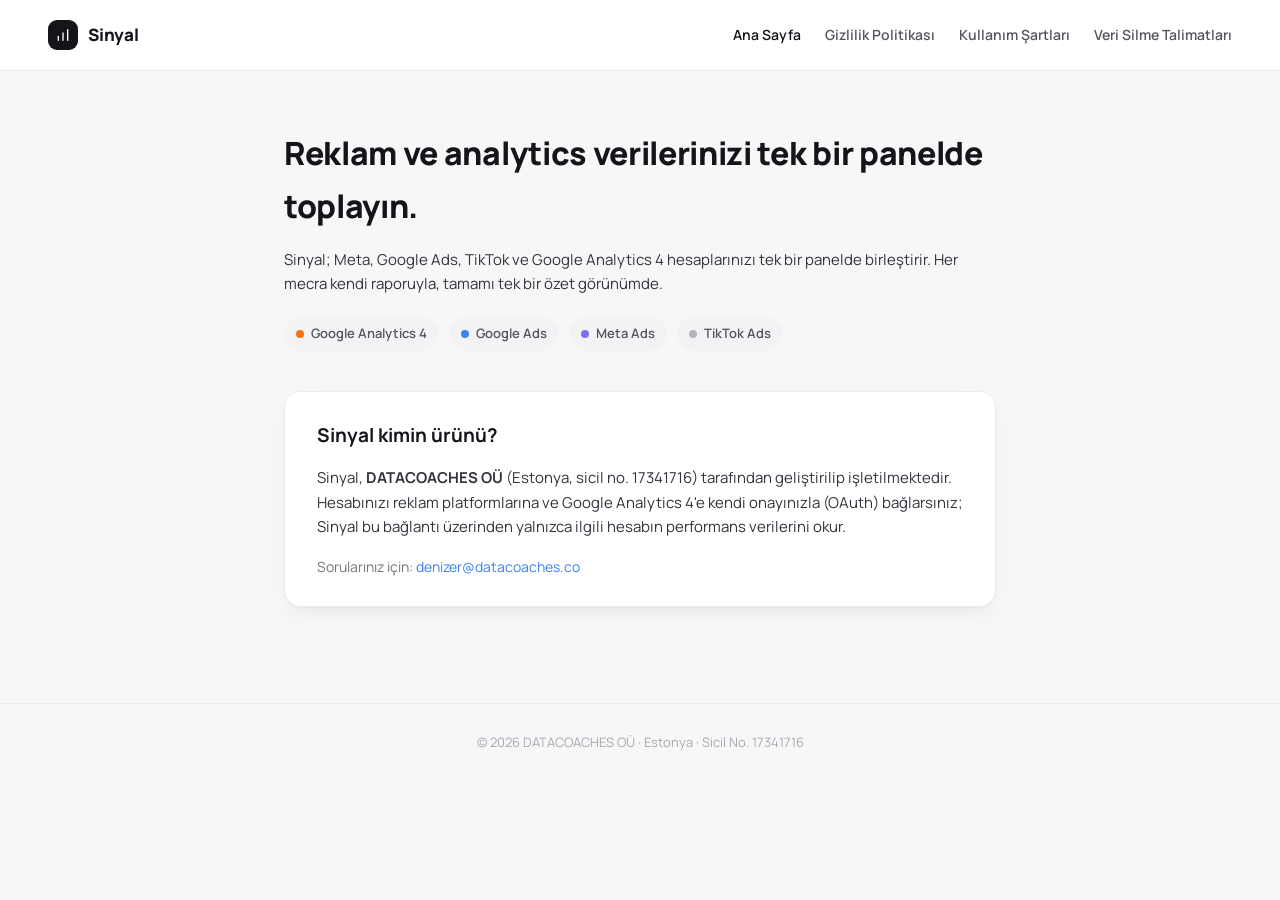
<file: index.html>
<!doctype html>
<html lang="tr">
<head>
<meta charset="utf-8">
<meta name="viewport" content="width=device-width, initial-scale=1">
<title>Sinyal — Reklam ve Analytics Verilerinizi Tek Panelde Toplayın</title>
<link href="https://fonts.googleapis.com/css2?family=Manrope:wght@400;500;600;700;800&display=swap" rel="stylesheet">
<link rel="stylesheet" href="style.css">
<!-- Google tag (gtag.js) -->
<script async src="https://www.googletagmanager.com/gtag/js?id=G-8GERM9K6C6"></script>
<script>
  window.dataLayer = window.dataLayer || [];
  function gtag(){dataLayer.push(arguments);}
  gtag('js', new Date());
  gtag('config', 'G-8GERM9K6C6');
</script>

</head>
<body>
<div class="topbar">
  <div class="brand">
    <span class="mark"><svg width="16" height="16" viewBox="0 0 24 24" fill="none" stroke="#fff" stroke-width="2" stroke-linecap="round" stroke-linejoin="round"><line x1="5" y1="20" x2="5" y2="14"/><line x1="12" y1="20" x2="12" y2="9"/><line x1="19" y1="20" x2="19" y2="4"/></svg></span>
    Sinyal
  </div>
  <div class="nav">
    <a href="index.html" class="active">Ana Sayfa</a>
    <a href="privacy.html">Gizlilik Politikası</a>
    <a href="terms.html">Kullanım Şartları</a>
    <a href="data-deletion.html">Veri Silme Talimatları</a>
  </div>
</div>

<div class="wrap">
  <div class="hero">
    <h1>Reklam ve analytics verilerinizi tek bir panelde toplayın.</h1>
    <p>Sinyal; Meta, Google Ads, TikTok ve Google Analytics 4 hesaplarınızı tek bir panelde birleştirir. Her mecra kendi raporuyla, tamamı tek bir özet görünümde.</p>
    <div class="channels">
      <span class="chip"><span class="dot" style="background:#F97316"></span>Google Analytics 4</span>
      <span class="chip"><span class="dot" style="background:#3B82F6"></span>Google Ads</span>
      <span class="chip"><span class="dot" style="background:#7C6FF0"></span>Meta Ads</span>
      <span class="chip"><span class="dot" style="background:#B4B4BD"></span>TikTok Ads</span>
    </div>
  </div>

  <div class="card">
    <h2>Sinyal kimin ürünü?</h2>
    <p>Sinyal, <strong>DATACOACHES OÜ</strong> (Estonya, sicil no. 17341716) tarafından geliştirilip işletilmektedir. Hesabınızı reklam platformlarına ve Google Analytics 4'e kendi onayınızla (OAuth) bağlarsınız; Sinyal bu bağlantı üzerinden yalnızca ilgili hesabın performans verilerini okur.</p>
    <p class="muted" style="margin-bottom:0;">Sorularınız için: <a href="mailto:denizer@datacoaches.co">denizer@datacoaches.co</a></p>
  </div>
</div>

<footer>
  © 2026 DATACOACHES OÜ · Estonya · Sicil No. 17341716
</footer>
</body>
</html>
</file>
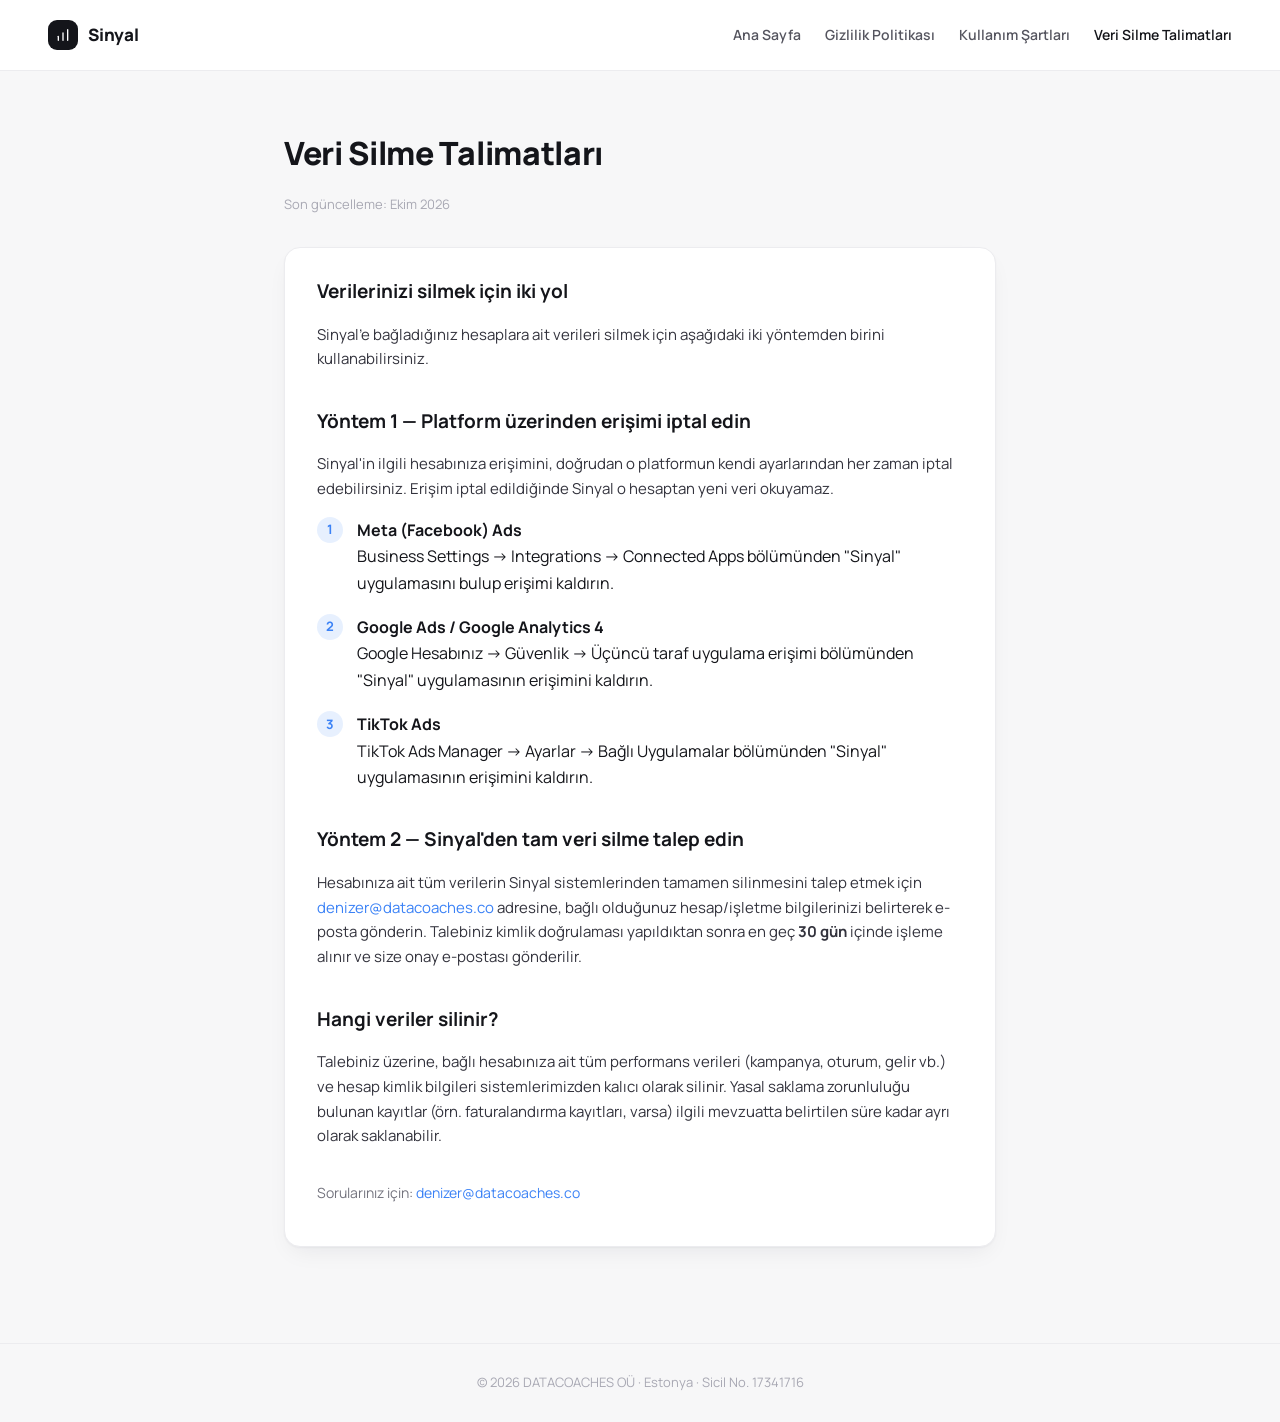
<file: data-deletion.html>
<!doctype html>
<html lang="tr">
<head>
<meta charset="utf-8">
<meta name="viewport" content="width=device-width, initial-scale=1">
<title>Veri Silme Talimatları — Sinyal</title>
<link href="https://fonts.googleapis.com/css2?family=Manrope:wght@400;500;600;700;800&display=swap" rel="stylesheet">
<link rel="stylesheet" href="style.css">
<!-- Google tag (gtag.js) -->
<script async src="https://www.googletagmanager.com/gtag/js?id=G-8GERM9K6C6"></script>
<script>
  window.dataLayer = window.dataLayer || [];
  function gtag(){dataLayer.push(arguments);}
  gtag('js', new Date());
  gtag('config', 'G-8GERM9K6C6');
</script>

</head>
<body>
<div class="topbar">
  <div class="brand">
    <span class="mark"><svg width="16" height="16" viewBox="0 0 24 24" fill="none" stroke="#fff" stroke-width="2" stroke-linecap="round" stroke-linejoin="round"><line x1="5" y1="20" x2="5" y2="14"/><line x1="12" y1="20" x2="12" y2="9"/><line x1="19" y1="20" x2="19" y2="4"/></svg></span>
    Sinyal
  </div>
  <div class="nav">
    <a href="index.html">Ana Sayfa</a>
    <a href="privacy.html">Gizlilik Politikası</a>
    <a href="terms.html">Kullanım Şartları</a>
    <a href="data-deletion.html" class="active">Veri Silme Talimatları</a>
  </div>
</div>

<div class="wrap">
  <h1>Veri Silme Talimatları</h1>
  <div class="updated">Son güncelleme: Ekim 2026</div>

  <div class="card">
    <h2>Verilerinizi silmek için iki yol</h2>
    <p>Sinyal'e bağladığınız hesaplara ait verileri silmek için aşağıdaki iki yöntemden birini kullanabilirsiniz.</p>

    <h2>Yöntem 1 — Platform üzerinden erişimi iptal edin</h2>
    <p>Sinyal'in ilgili hesabınıza erişimini, doğrudan o platformun kendi ayarlarından her zaman iptal edebilirsiniz. Erişim iptal edildiğinde Sinyal o hesaptan yeni veri okuyamaz.</p>

    <div class="step"><div class="num">1</div><div><strong>Meta (Facebook) Ads</strong><br/>Business Settings → Integrations → Connected Apps bölümünden "Sinyal" uygulamasını bulup erişimi kaldırın.</div></div>
    <div class="step"><div class="num">2</div><div><strong>Google Ads / Google Analytics 4</strong><br/>Google Hesabınız → Güvenlik → Üçüncü taraf uygulama erişimi bölümünden "Sinyal" uygulamasının erişimini kaldırın.</div></div>
    <div class="step"><div class="num">3</div><div><strong>TikTok Ads</strong><br/>TikTok Ads Manager → Ayarlar → Bağlı Uygulamalar bölümünden "Sinyal" uygulamasının erişimini kaldırın.</div></div>

    <h2>Yöntem 2 — Sinyal'den tam veri silme talep edin</h2>
    <p>Hesabınıza ait tüm verilerin Sinyal sistemlerinden tamamen silinmesini talep etmek için <a href="mailto:denizer@datacoaches.co">denizer@datacoaches.co</a> adresine, bağlı olduğunuz hesap/işletme bilgilerinizi belirterek e-posta gönderin. Talebiniz kimlik doğrulaması yapıldıktan sonra en geç <strong>30 gün</strong> içinde işleme alınır ve size onay e-postası gönderilir.</p>

    <h2>Hangi veriler silinir?</h2>
    <p>Talebiniz üzerine, bağlı hesabınıza ait tüm performans verileri (kampanya, oturum, gelir vb.) ve hesap kimlik bilgileri sistemlerimizden kalıcı olarak silinir. Yasal saklama zorunluluğu bulunan kayıtlar (örn. faturalandırma kayıtları, varsa) ilgili mevzuatta belirtilen süre kadar ayrı olarak saklanabilir.</p>

    <p class="muted" style="margin-top:32px;">Sorularınız için: <a href="mailto:denizer@datacoaches.co">denizer@datacoaches.co</a></p>
  </div>
</div>

<footer>
  © 2026 DATACOACHES OÜ · Estonya · Sicil No. 17341716
</footer>
</body>
</html>
</file>
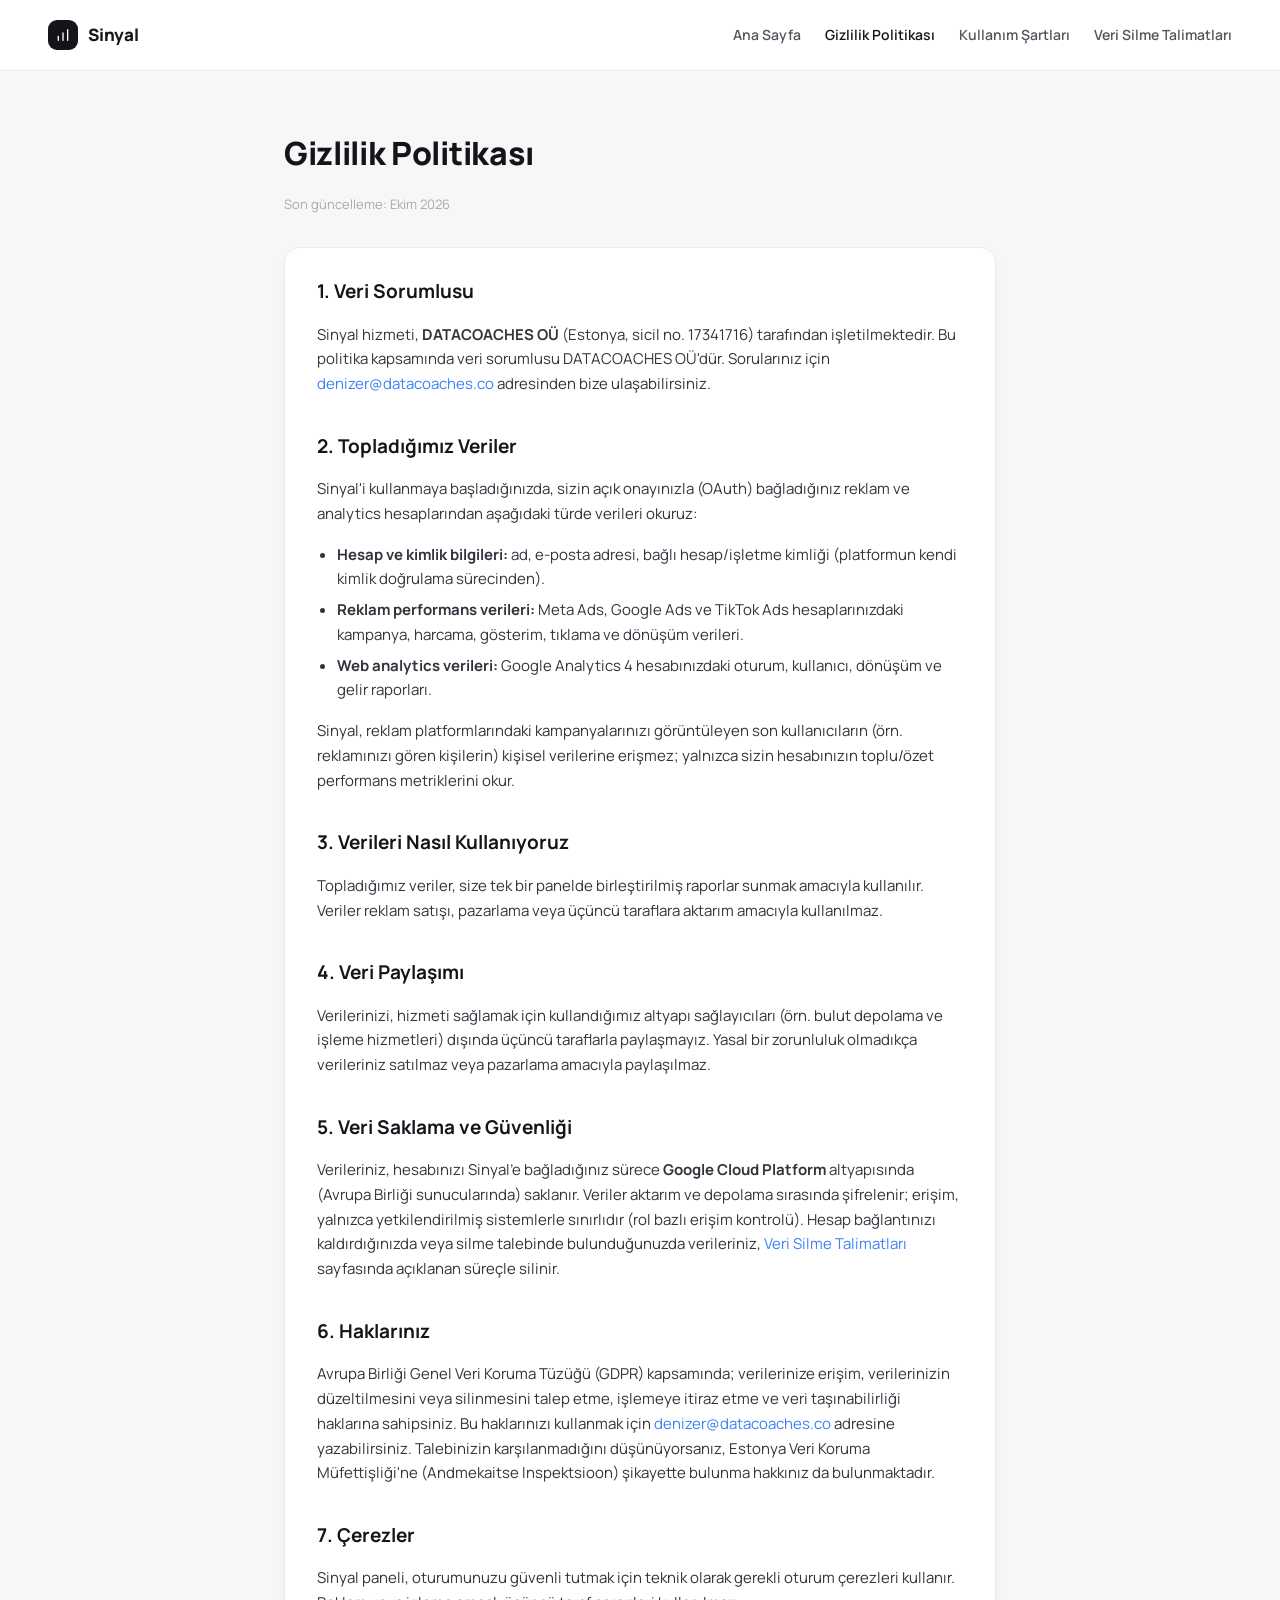
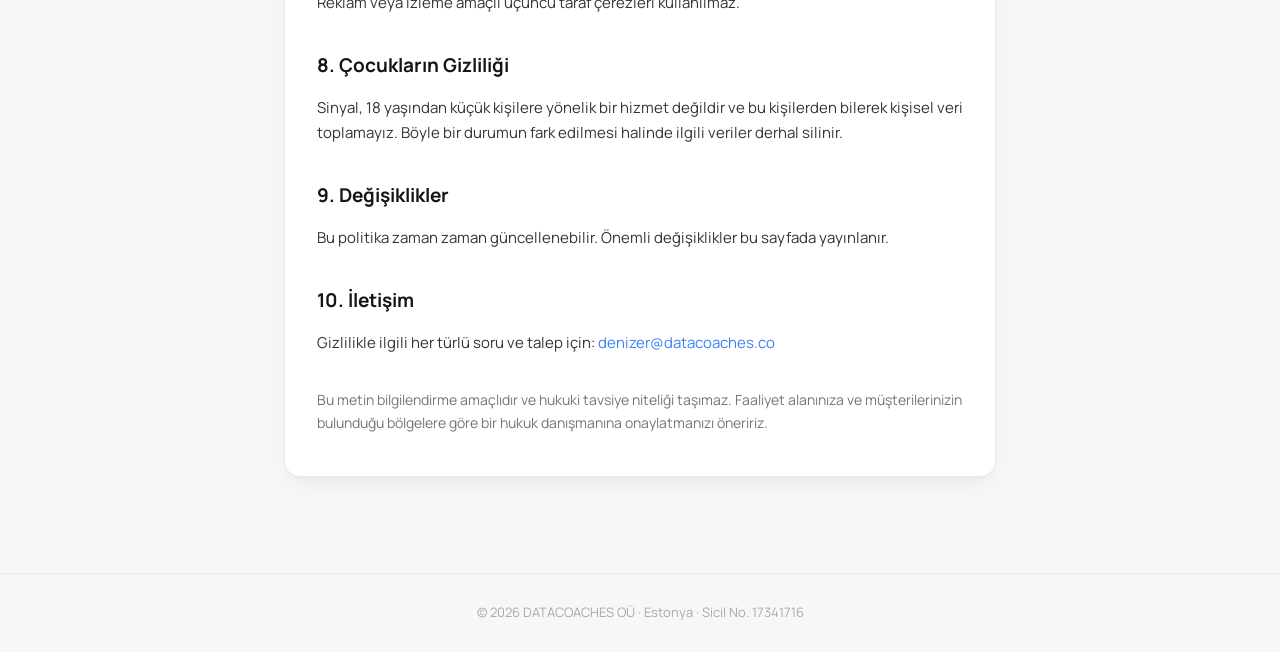
<file: privacy.html>
<!doctype html>
<html lang="tr">
<head>
<meta charset="utf-8">
<meta name="viewport" content="width=device-width, initial-scale=1">
<title>Gizlilik Politikası — Sinyal</title>
<link href="https://fonts.googleapis.com/css2?family=Manrope:wght@400;500;600;700;800&display=swap" rel="stylesheet">
<link rel="stylesheet" href="style.css">
<!-- Google tag (gtag.js) -->
<script async src="https://www.googletagmanager.com/gtag/js?id=G-8GERM9K6C6"></script>
<script>
  window.dataLayer = window.dataLayer || [];
  function gtag(){dataLayer.push(arguments);}
  gtag('js', new Date());
  gtag('config', 'G-8GERM9K6C6');
</script>

</head>
<body>
<div class="topbar">
  <div class="brand">
    <span class="mark"><svg width="16" height="16" viewBox="0 0 24 24" fill="none" stroke="#fff" stroke-width="2" stroke-linecap="round" stroke-linejoin="round"><line x1="5" y1="20" x2="5" y2="14"/><line x1="12" y1="20" x2="12" y2="9"/><line x1="19" y1="20" x2="19" y2="4"/></svg></span>
    Sinyal
  </div>
  <div class="nav">
    <a href="index.html">Ana Sayfa</a>
    <a href="privacy.html" class="active">Gizlilik Politikası</a>
    <a href="terms.html">Kullanım Şartları</a>
    <a href="data-deletion.html">Veri Silme Talimatları</a>
  </div>
</div>

<div class="wrap">
  <h1>Gizlilik Politikası</h1>
  <div class="updated">Son güncelleme: Ekim 2026</div>

  <div class="card">

    <h2>1. Veri Sorumlusu</h2>
    <p>Sinyal hizmeti, <strong>DATACOACHES OÜ</strong> (Estonya, sicil no. 17341716) tarafından işletilmektedir. Bu politika kapsamında veri sorumlusu DATACOACHES OÜ'dür. Sorularınız için <a href="mailto:denizer@datacoaches.co">denizer@datacoaches.co</a> adresinden bize ulaşabilirsiniz.</p>

    <h2>2. Topladığımız Veriler</h2>
    <p>Sinyal'i kullanmaya başladığınızda, sizin açık onayınızla (OAuth) bağladığınız reklam ve analytics hesaplarından aşağıdaki türde verileri okuruz:</p>
    <ul>
      <li><strong>Hesap ve kimlik bilgileri:</strong> ad, e-posta adresi, bağlı hesap/işletme kimliği (platformun kendi kimlik doğrulama sürecinden).</li>
      <li><strong>Reklam performans verileri:</strong> Meta Ads, Google Ads ve TikTok Ads hesaplarınızdaki kampanya, harcama, gösterim, tıklama ve dönüşüm verileri.</li>
      <li><strong>Web analytics verileri:</strong> Google Analytics 4 hesabınızdaki oturum, kullanıcı, dönüşüm ve gelir raporları.</li>
    </ul>
    <p>Sinyal, reklam platformlarındaki kampanyalarınızı görüntüleyen son kullanıcıların (örn. reklamınızı gören kişilerin) kişisel verilerine erişmez; yalnızca sizin hesabınızın toplu/özet performans metriklerini okur.</p>

    <h2>3. Verileri Nasıl Kullanıyoruz</h2>
    <p>Topladığımız veriler, size tek bir panelde birleştirilmiş raporlar sunmak amacıyla kullanılır. Veriler reklam satışı, pazarlama veya üçüncü taraflara aktarım amacıyla kullanılmaz.</p>

    <h2>4. Veri Paylaşımı</h2>
    <p>Verilerinizi, hizmeti sağlamak için kullandığımız altyapı sağlayıcıları (örn. bulut depolama ve işleme hizmetleri) dışında üçüncü taraflarla paylaşmayız. Yasal bir zorunluluk olmadıkça verileriniz satılmaz veya pazarlama amacıyla paylaşılmaz.</p>

    <h2>5. Veri Saklama ve Güvenliği</h2>
    <p>Verileriniz, hesabınızı Sinyal'e bağladığınız sürece <strong>Google Cloud Platform</strong> altyapısında (Avrupa Birliği sunucularında) saklanır. Veriler aktarım ve depolama sırasında şifrelenir; erişim, yalnızca yetkilendirilmiş sistemlerle sınırlıdır (rol bazlı erişim kontrolü). Hesap bağlantınızı kaldırdığınızda veya silme talebinde bulunduğunuzda verileriniz, <a href="data-deletion.html">Veri Silme Talimatları</a> sayfasında açıklanan süreçle silinir.</p>

    <h2>6. Haklarınız</h2>
    <p>Avrupa Birliği Genel Veri Koruma Tüzüğü (GDPR) kapsamında; verilerinize erişim, verilerinizin düzeltilmesini veya silinmesini talep etme, işlemeye itiraz etme ve veri taşınabilirliği haklarına sahipsiniz. Bu haklarınızı kullanmak için <a href="mailto:denizer@datacoaches.co">denizer@datacoaches.co</a> adresine yazabilirsiniz. Talebinizin karşılanmadığını düşünüyorsanız, Estonya Veri Koruma Müfettişliği'ne (Andmekaitse Inspektsioon) şikayette bulunma hakkınız da bulunmaktadır.</p>

    <h2>7. Çerezler</h2>
    <p>Sinyal paneli, oturumunuzu güvenli tutmak için teknik olarak gerekli oturum çerezleri kullanır. Reklam veya izleme amaçlı üçüncü taraf çerezleri kullanılmaz.</p>

    <h2>8. Çocukların Gizliliği</h2>
    <p>Sinyal, 18 yaşından küçük kişilere yönelik bir hizmet değildir ve bu kişilerden bilerek kişisel veri toplamayız. Böyle bir durumun fark edilmesi halinde ilgili veriler derhal silinir.</p>

    <h2>9. Değişiklikler</h2>
    <p>Bu politika zaman zaman güncellenebilir. Önemli değişiklikler bu sayfada yayınlanır.</p>

    <h2>10. İletişim</h2>
    <p>Gizlilikle ilgili her türlü soru ve talep için: <a href="mailto:denizer@datacoaches.co">denizer@datacoaches.co</a></p>

    <p class="muted" style="margin-top:32px;">Bu metin bilgilendirme amaçlıdır ve hukuki tavsiye niteliği taşımaz. Faaliyet alanınıza ve müşterilerinizin bulunduğu bölgelere göre bir hukuk danışmanına onaylatmanızı öneririz.</p>

  </div>
</div>

<footer>
  © 2026 DATACOACHES OÜ · Estonya · Sicil No. 17341716
</footer>
</body>
</html>
</file>
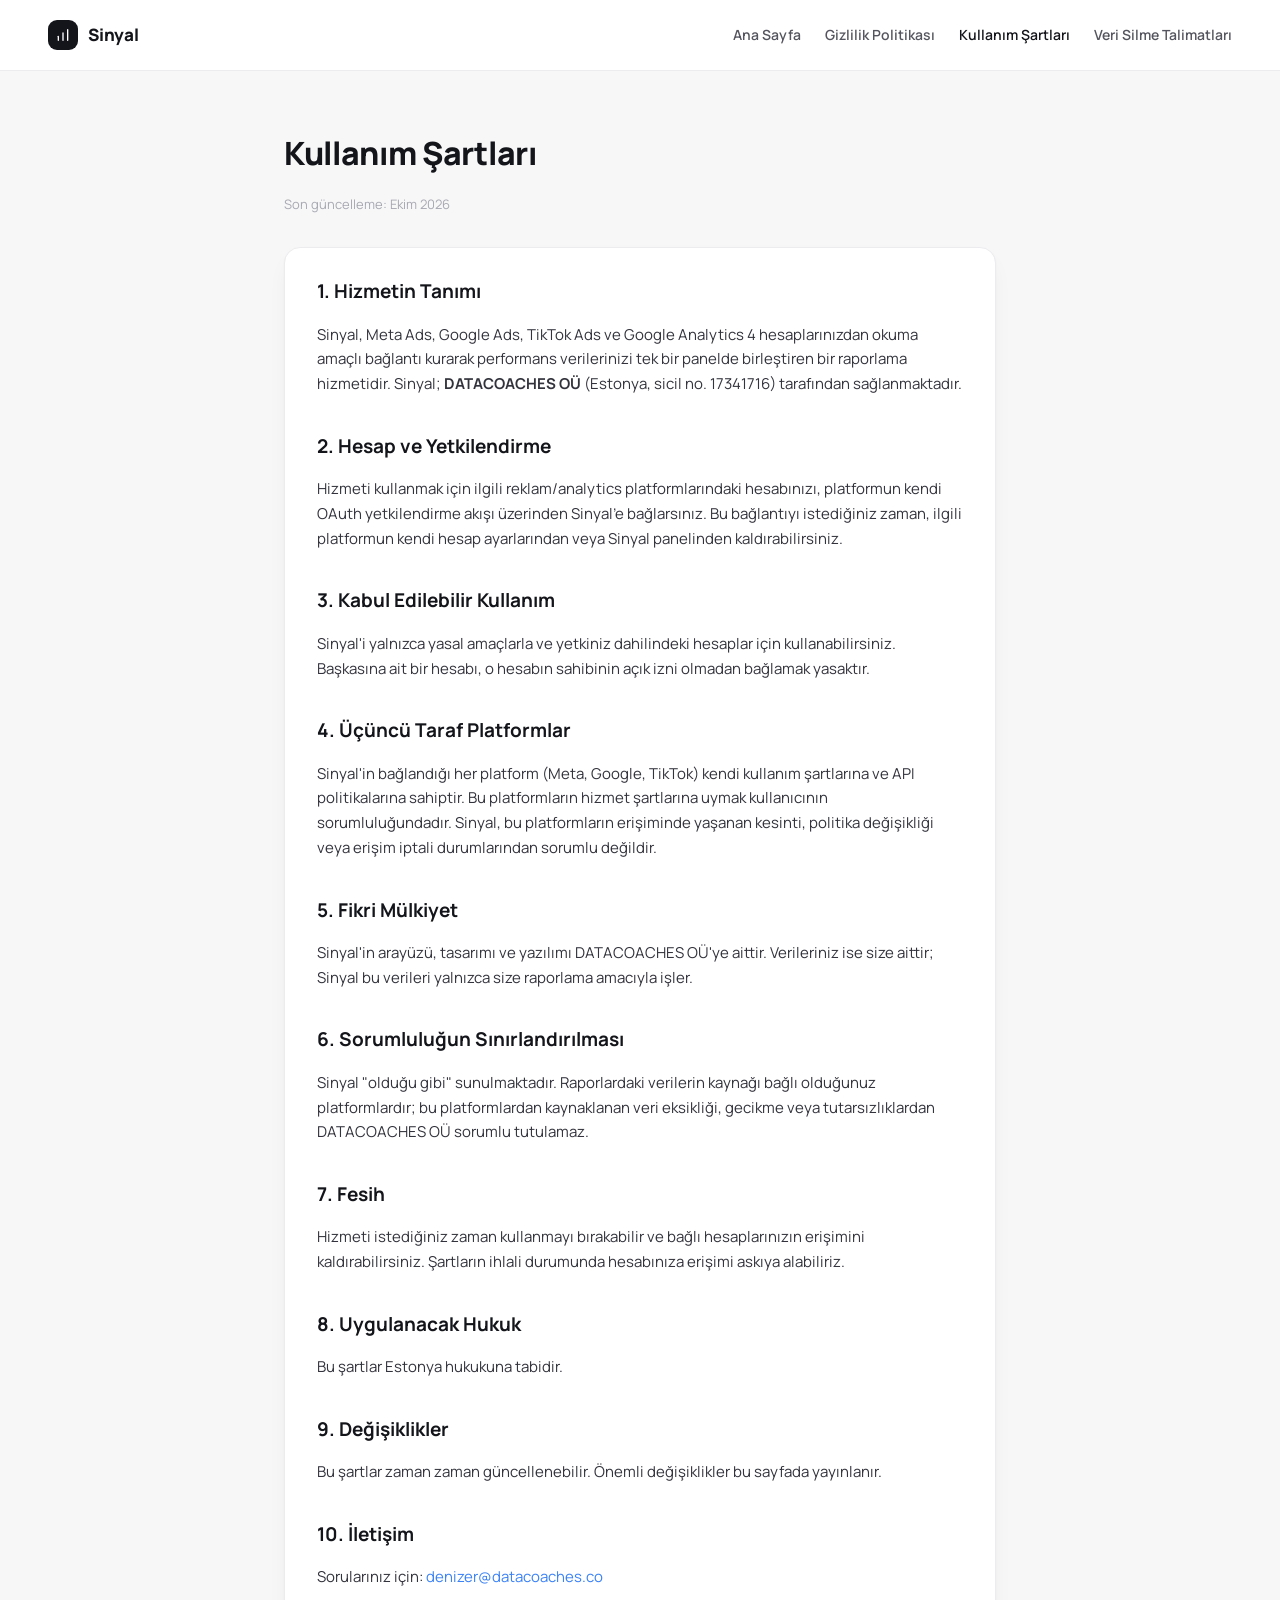
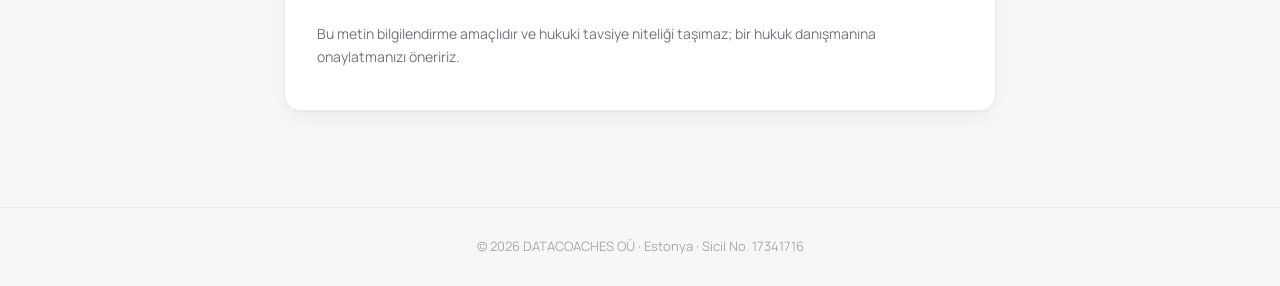
<file: terms.html>
<!doctype html>
<html lang="tr">
<head>
<meta charset="utf-8">
<meta name="viewport" content="width=device-width, initial-scale=1">
<title>Kullanım Şartları — Sinyal</title>
<link href="https://fonts.googleapis.com/css2?family=Manrope:wght@400;500;600;700;800&display=swap" rel="stylesheet">
<link rel="stylesheet" href="style.css">
<!-- Google tag (gtag.js) -->
<script async src="https://www.googletagmanager.com/gtag/js?id=G-8GERM9K6C6"></script>
<script>
  window.dataLayer = window.dataLayer || [];
  function gtag(){dataLayer.push(arguments);}
  gtag('js', new Date());
  gtag('config', 'G-8GERM9K6C6');
</script>

</head>
<body>
<div class="topbar">
  <div class="brand">
    <span class="mark"><svg width="16" height="16" viewBox="0 0 24 24" fill="none" stroke="#fff" stroke-width="2" stroke-linecap="round" stroke-linejoin="round"><line x1="5" y1="20" x2="5" y2="14"/><line x1="12" y1="20" x2="12" y2="9"/><line x1="19" y1="20" x2="19" y2="4"/></svg></span>
    Sinyal
  </div>
  <div class="nav">
    <a href="index.html">Ana Sayfa</a>
    <a href="privacy.html">Gizlilik Politikası</a>
    <a href="terms.html" class="active">Kullanım Şartları</a>
    <a href="data-deletion.html">Veri Silme Talimatları</a>
  </div>
</div>

<div class="wrap">
  <h1>Kullanım Şartları</h1>
  <div class="updated">Son güncelleme: Ekim 2026</div>

  <div class="card">

    <h2>1. Hizmetin Tanımı</h2>
    <p>Sinyal, Meta Ads, Google Ads, TikTok Ads ve Google Analytics 4 hesaplarınızdan okuma amaçlı bağlantı kurarak performans verilerinizi tek bir panelde birleştiren bir raporlama hizmetidir. Sinyal; <strong>DATACOACHES OÜ</strong> (Estonya, sicil no. 17341716) tarafından sağlanmaktadır.</p>

    <h2>2. Hesap ve Yetkilendirme</h2>
    <p>Hizmeti kullanmak için ilgili reklam/analytics platformlarındaki hesabınızı, platformun kendi OAuth yetkilendirme akışı üzerinden Sinyal'e bağlarsınız. Bu bağlantıyı istediğiniz zaman, ilgili platformun kendi hesap ayarlarından veya Sinyal panelinden kaldırabilirsiniz.</p>

    <h2>3. Kabul Edilebilir Kullanım</h2>
    <p>Sinyal'i yalnızca yasal amaçlarla ve yetkiniz dahilindeki hesaplar için kullanabilirsiniz. Başkasına ait bir hesabı, o hesabın sahibinin açık izni olmadan bağlamak yasaktır.</p>

    <h2>4. Üçüncü Taraf Platformlar</h2>
    <p>Sinyal'in bağlandığı her platform (Meta, Google, TikTok) kendi kullanım şartlarına ve API politikalarına sahiptir. Bu platformların hizmet şartlarına uymak kullanıcının sorumluluğundadır. Sinyal, bu platformların erişiminde yaşanan kesinti, politika değişikliği veya erişim iptali durumlarından sorumlu değildir.</p>

    <h2>5. Fikri Mülkiyet</h2>
    <p>Sinyal'in arayüzü, tasarımı ve yazılımı DATACOACHES OÜ'ye aittir. Verileriniz ise size aittir; Sinyal bu verileri yalnızca size raporlama amacıyla işler.</p>

    <h2>6. Sorumluluğun Sınırlandırılması</h2>
    <p>Sinyal "olduğu gibi" sunulmaktadır. Raporlardaki verilerin kaynağı bağlı olduğunuz platformlardır; bu platformlardan kaynaklanan veri eksikliği, gecikme veya tutarsızlıklardan DATACOACHES OÜ sorumlu tutulamaz.</p>

    <h2>7. Fesih</h2>
    <p>Hizmeti istediğiniz zaman kullanmayı bırakabilir ve bağlı hesaplarınızın erişimini kaldırabilirsiniz. Şartların ihlali durumunda hesabınıza erişimi askıya alabiliriz.</p>

    <h2>8. Uygulanacak Hukuk</h2>
    <p>Bu şartlar Estonya hukukuna tabidir.</p>

    <h2>9. Değişiklikler</h2>
    <p>Bu şartlar zaman zaman güncellenebilir. Önemli değişiklikler bu sayfada yayınlanır.</p>

    <h2>10. İletişim</h2>
    <p>Sorularınız için: <a href="mailto:denizer@datacoaches.co">denizer@datacoaches.co</a></p>

    <p class="muted" style="margin-top:32px;">Bu metin bilgilendirme amaçlıdır ve hukuki tavsiye niteliği taşımaz; bir hukuk danışmanına onaylatmanızı öneririz.</p>

  </div>
</div>

<footer>
  © 2026 DATACOACHES OÜ · Estonya · Sicil No. 17341716
</footer>
</body>
</html>
</file>
<file: style.css>
* { box-sizing: border-box; }
body {
  margin: 0;
  font-family: 'Manrope', system-ui, -apple-system, sans-serif;
  background: #F7F7F8;
  color: #14151A;
  line-height: 1.65;
}
a { color: #3B82F6; text-decoration: none; }
a:hover { text-decoration: underline; }

.topbar {
  display: flex;
  align-items: center;
  justify-content: space-between;
  padding: 20px 48px;
  background: #FFFFFF;
  border-bottom: 1px solid #ECECEF;
  flex-wrap: wrap;
  gap: 16px;
}
.brand {
  display: flex;
  align-items: center;
  gap: 10px;
  font-size: 17px;
  font-weight: 800;
  letter-spacing: -0.01em;
}
.brand .mark {
  width: 30px; height: 30px; border-radius: 9px;
  background: #14151A;
  display: flex; align-items: center; justify-content: center;
  flex: 0 0 auto;
}
.nav { display: flex; gap: 24px; flex-wrap: wrap; }
.nav a { font-size: 14px; font-weight: 600; color: #55555F; }
.nav a.active, .nav a:hover { color: #14151A; text-decoration: none; }

.wrap {
  max-width: 760px;
  margin: 0 auto;
  padding: 56px 24px 96px;
}
.hero { margin-bottom: 40px; }
h1 { font-size: 32px; font-weight: 800; letter-spacing: -0.01em; margin: 0 0 14px; }
h2 { font-size: 19px; font-weight: 700; margin: 34px 0 12px; }
h2:first-child { margin-top: 0; }
p, li { font-size: 15px; color: #33333D; }
ul { padding-left: 20px; }
li { margin-bottom: 6px; }
.muted { color: #74747E; font-size: 14px; }
.updated { color: #A8A8B3; font-size: 13px; margin-bottom: 32px; }

.card {
  background: #FFFFFF;
  border: 1px solid #ECECEF;
  border-radius: 16px;
  padding: 28px 32px;
  box-shadow: 0 1px 2px rgba(16,24,40,0.04), 0 10px 24px -8px rgba(16,24,40,0.08);
}

.channels { display:flex; gap:10px; flex-wrap:wrap; margin: 20px 0 0; }
.chip { display:flex; align-items:center; gap:7px; font-size:13px; font-weight:600; color:#55555F; background:#F3F3F5; padding:6px 12px; border-radius:999px; }
.dot { width:8px; height:8px; border-radius:999px; flex: 0 0 auto; }

.step {
  display: flex;
  gap: 14px;
  margin-bottom: 18px;
}
.step .num {
  width: 26px; height: 26px; border-radius: 999px;
  background: rgba(59,130,246,0.12); color: #3B82F6;
  font-size: 13px; font-weight: 700;
  display: flex; align-items: center; justify-content: center;
  flex: 0 0 auto;
}

footer {
  border-top: 1px solid #ECECEF;
  padding: 28px 48px;
  text-align: center;
  color: #A8A8B3;
  font-size: 13px;
}
</file>
